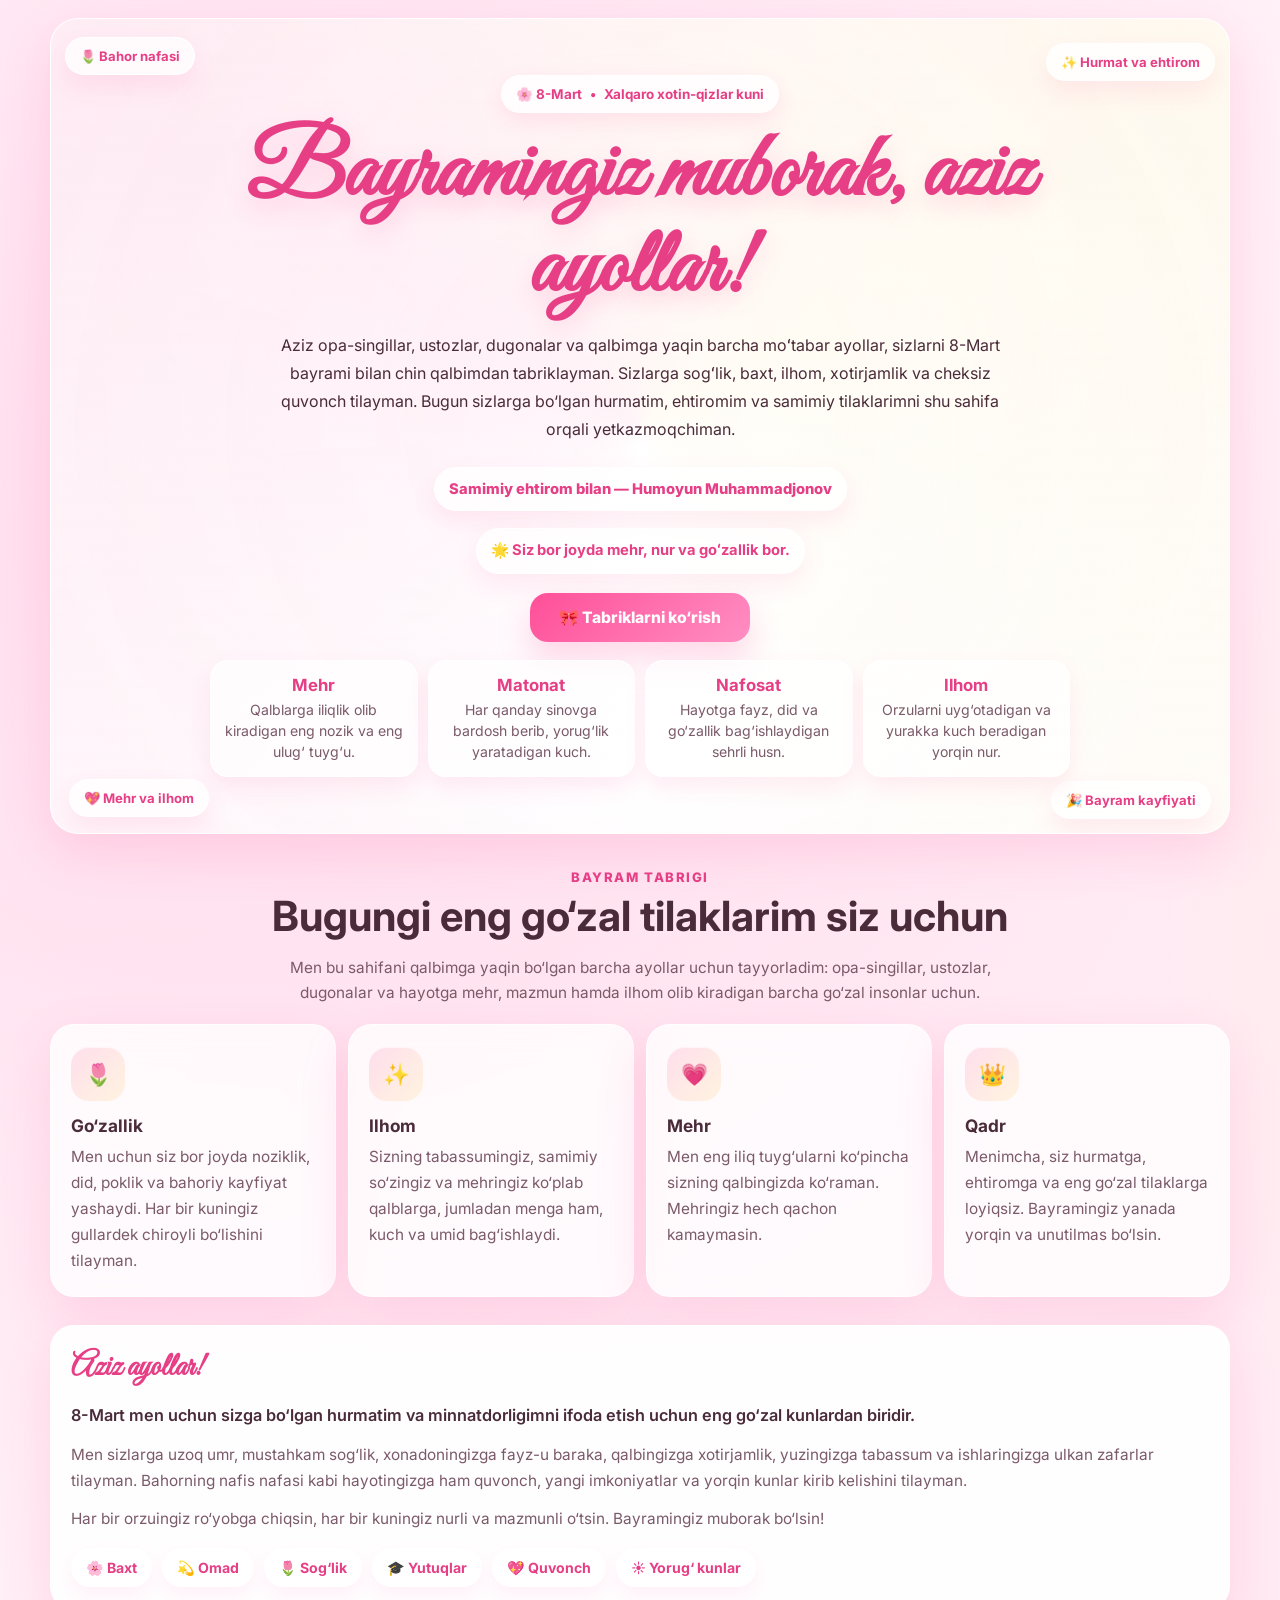
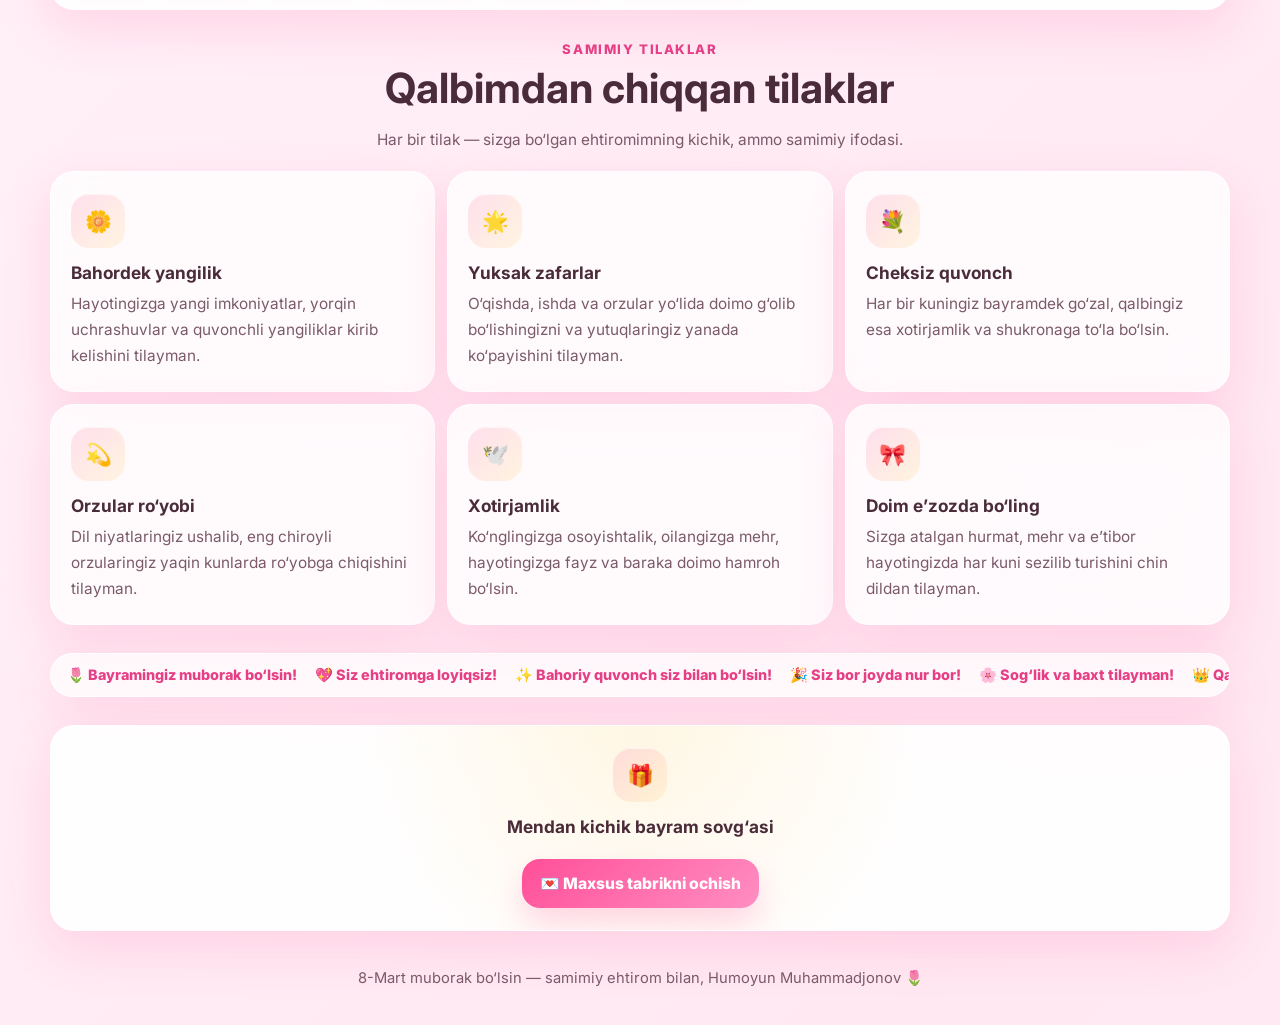
<file: index.html>
<!DOCTYPE html>
<html lang="uz">
<head>
  <meta charset="UTF-8" />
  <meta name="viewport" content="width=device-width, initial-scale=1.0" />
  <title>8-Mart — Xalqaro xotin-qizlar kuni muborak!</title>

  <link rel="preconnect" href="https://fonts.googleapis.com">
  <link rel="preconnect" href="https://fonts.gstatic.com" crossorigin>
  <link href="https://fonts.googleapis.com/css2?family=Great+Vibes&family=Inter:wght@400;500;600;700;800&display=swap" rel="stylesheet">

  <style>
   :root {
  --bg-1: #fff6fb;
  --bg-2: #ffe8f2;
  --bg-3: #fff0f6;
  --card: rgba(255, 255, 255, 0.78);
  --card-strong: rgba(255, 255, 255, 0.92);
  --text: #4a2b39;
  --muted: #7b5a69;
  --primary: #ff4f98;
  --primary-dark: #e63f85;
  --secondary: #ff8ec2;
  --gold: #ffd86b;
  --shadow: 0 18px 50px rgba(255, 79, 152, 0.16);
  --radius: 24px;
  --max: 1180px;
}

*,
*::before,
*::after {
  box-sizing: border-box;
}

html {
  scroll-behavior: smooth;
}

body {
  margin: 0;
  font-family: "Inter", system-ui, sans-serif;
  color: var(--text);
  background:
    radial-gradient(circle at 10% 10%, rgba(255, 143, 194, 0.24), transparent 25%),
    radial-gradient(circle at 90% 20%, rgba(255, 216, 107, 0.20), transparent 22%),
    radial-gradient(circle at 20% 80%, rgba(255, 79, 152, 0.12), transparent 22%),
    linear-gradient(135deg, var(--bg-1), var(--bg-2), var(--bg-3));
  background-size: 180% 180%;
  animation: bgShift 16s ease-in-out infinite;
  overflow-x: hidden;
  min-height: 100vh;
  min-height: 100svh;
  position: relative;
}

img {
  display: block;
  max-width: 100%;
}

a {
  color: inherit;
}

button,
input,
textarea,
select {
  font: inherit;
}

.page-shell {
  position: relative;
  z-index: 2;
  overflow-x: clip;
}

.container {
  width: min(100% - 24px, var(--max));
  margin-inline: auto;
}

.particles,
.sparkles,
.petals,
.confetti-layer {
  position: fixed;
  inset: 0;
  pointer-events: none;
  overflow: hidden;
}

.particles { z-index: 0; }
.sparkles { z-index: 1; }
.petals { z-index: 1; }
.confetti-layer { z-index: 1; }

.hero {
  padding: 12px 0 16px;
}

.hero-card {
  position: relative;
  overflow: hidden;
  isolation: isolate;
  border-radius: 24px;
  border: 1px solid rgba(255, 255, 255, 0.6);
  background:
    linear-gradient(rgba(255,255,255,0.70), rgba(255,255,255,0.84)),
    radial-gradient(circle at top, rgba(255,255,255,0.88), rgba(255,255,255,0.68));
  box-shadow: var(--shadow);
  padding: 18px 14px 20px;
  min-height: auto;
  display: flex;
  align-items: center;
  justify-content: center;
}

.hero-card::before {
  content: "";
  position: absolute;
  inset: -30%;
  z-index: -1;
  background:
    radial-gradient(circle, rgba(255,255,255,0.36), transparent 55%),
    conic-gradient(
      from 180deg,
      rgba(255,255,255,0.15),
      rgba(255,79,152,0.10),
      rgba(255,216,107,0.10),
      rgba(255,255,255,0.15)
    );
  animation: rotateGlow 18s linear infinite;
}

.hero-content {
  width: 100%;
  max-width: 860px;
  margin-inline: auto;
  text-align: center;
  position: relative;
  z-index: 2;
}

.hero-subtitle,
.section-title p,
.value-card p,
.wish-card p,
.letter-card p,
.photo-text p,
.stat span,
.rotating-line,
.signature-line,
.top-badge,
.ticker-item {
  overflow-wrap: anywhere;
  word-break: break-word;
}

.top-badge {
  display: inline-flex;
  align-items: center;
  justify-content: center;
  flex-wrap: wrap;
  gap: 8px;
  max-width: 100%;
  margin: 0 auto 14px;
  padding: 10px 14px;
  border-radius: 999px;
  background: rgba(255,255,255,0.78);
  border: 1px solid rgba(255,255,255,0.88);
  box-shadow: 0 8px 22px rgba(255,79,152,0.12);
  backdrop-filter: blur(12px);
  font-size: 0.84rem;
  font-weight: 700;
  color: var(--primary-dark);
  text-align: center;
  animation: floatSoft 4s ease-in-out infinite;
}

.hero h1 {
  margin: 0 0 12px;
  font-family: "Great Vibes", cursive;
  font-size: clamp(2.3rem, 11vw, 5.7rem);
  line-height: 1.05;
  color: var(--primary-dark);
  text-shadow: 0 10px 25px rgba(255,79,152,0.18);
  animation: titleIn 1.1s ease both;
}

.hero h1 .shine {
  position: relative;
  display: inline-block;
}

.hero h1 .shine::after {
  content: "";
  position: absolute;
  inset: 0;
  background: linear-gradient(
    110deg,
    transparent 0%,
    rgba(255,255,255,0.1) 30%,
    rgba(255,255,255,0.85) 50%,
    rgba(255,255,255,0.1) 70%,
    transparent 100%
  );
  transform: translateX(-150%);
  animation: textShine 5.5s ease-in-out infinite;
  mix-blend-mode: screen;
}

.hero-subtitle {
  max-width: 720px;
  margin: 0 auto 14px;
  font-size: 0.97rem;
  line-height: 1.75;
  color: var(--text);
  animation: fadeUp .9s ease .18s both;
}

.signature-line {
  display: inline-block;
  max-width: 100%;
  margin-top: 10px;
  padding: 10px 14px;
  border-radius: 999px;
  background: rgba(255,255,255,0.76);
  border: 1px solid rgba(255,255,255,0.92);
  box-shadow: 0 10px 24px rgba(255,79,152,0.10);
  color: var(--primary-dark);
  font-size: 0.92rem;
  font-weight: 800;
  line-height: 1.5;
  animation: fadeUp .9s ease .28s both;
}

.rotating-line-wrap {
  min-height: 48px;
  margin: 16px auto;
  display: grid;
  place-items: center;
  animation: fadeUp .9s ease .3s both;
}

.rotating-line {
  display: inline-flex;
  align-items: center;
  justify-content: center;
  gap: 8px;
  max-width: 100%;
  min-height: 46px;
  padding: 10px 14px;
  border-radius: 999px;
  background: rgba(255,255,255,0.72);
  border: 1px solid rgba(255,255,255,0.9);
  box-shadow: 0 10px 24px rgba(255,79,152,0.10);
  color: var(--primary-dark);
  font-size: 0.92rem;
  font-weight: 700;
  line-height: 1.45;
  text-align: center;
}

.hero-actions {
  display: flex;
  flex-direction: column;
  align-items: stretch;
  gap: 10px;
  margin-top: 18px;
  animation: fadeUp .9s ease .45s both;
}

.btn {
  appearance: none;
  border: none;
  border-radius: 18px;
  padding: 14px 18px;
  width: 100%;
  display: inline-flex;
  align-items: center;
  justify-content: center;
  gap: 10px;
  text-decoration: none;
  cursor: pointer;
  white-space: normal;
  text-align: center;
  line-height: 1.35;
  font-size: 0.98rem;
  font-weight: 800;
  transition: transform .25s ease, box-shadow .25s ease, background .25s ease;
}

.btn:hover {
  transform: translateY(-2px) scale(1.01);
}

.btn-primary {
  color: #fff;
  background: linear-gradient(135deg, var(--primary), var(--secondary));
  box-shadow: 0 16px 32px rgba(255,79,152,0.22);
  animation: pulseBtn 2.4s ease-in-out infinite;
}

.btn-secondary {
  color: var(--primary-dark);
  background: rgba(255,255,255,0.82);
  border: 1px solid rgba(255,255,255,0.92);
  box-shadow: 0 10px 24px rgba(255,79,152,0.10);
}

.hero-stats {
  display: grid;
  grid-template-columns: 1fr;
  gap: 10px;
  margin-top: 18px;
  animation: fadeUp .9s ease .6s both;
}

.stat {
  min-width: 0;
  padding: 14px 12px;
  border-radius: 18px;
  background: rgba(255,255,255,0.7);
  border: 1px solid rgba(255,255,255,0.9);
  box-shadow: 0 10px 22px rgba(255,79,152,0.10);
  backdrop-filter: blur(10px);
}

.stat strong {
  display: block;
  margin-bottom: 4px;
  color: var(--primary-dark);
  font-size: 1.05rem;
}

.stat span {
  display: block;
  color: var(--muted);
  font-size: 0.88rem;
  line-height: 1.5;
}

section {
  padding: 14px 0;
}

.section-title {
  text-align: center;
  margin-bottom: 14px;
}

.section-title .eyebrow {
  display: inline-block;
  margin-bottom: 8px;
  color: var(--primary-dark);
  font-size: 0.82rem;
  font-weight: 800;
  letter-spacing: 0.12em;
  text-transform: uppercase;
}

.section-title h2 {
  margin: 0 0 8px;
  color: var(--text);
  font-size: clamp(1.55rem, 6vw, 2.6rem);
  line-height: 1.12;
}

.section-title p {
  max-width: 760px;
  margin-inline: auto;
  color: var(--muted);
  font-size: 0.96rem;
  line-height: 1.65;
}

.glass {
  min-width: 0;
  background: var(--card);
  border: 1px solid rgba(255,255,255,0.82);
  border-radius: var(--radius);
  box-shadow: var(--shadow);
  backdrop-filter: blur(16px);
}

.cards-grid {
  display: grid;
  gap: 12px;
}

.value-card,
.wish-card,
.letter-card,
.surprise-card,
.quote-card {
  position: relative;
  overflow: hidden;
  min-width: 0;
  padding: 18px 16px;
}

.value-card::before,
.wish-card::before,
.quote-card::before {
  content: "";
  position: absolute;
  inset: auto -20% -60% auto;
  width: 140px;
  height: 140px;
  background: radial-gradient(circle, rgba(255,79,152,0.12), transparent 70%);
  pointer-events: none;
}

.icon-bubble {
  width: 54px;
  height: 54px;
  margin-bottom: 14px;
  display: grid;
  place-items: center;
  border-radius: 18px;
  background: linear-gradient(135deg, rgba(255,79,152,0.16), rgba(255,216,107,0.20));
  box-shadow: inset 0 1px 0 rgba(255,255,255,0.6);
  font-size: 1.35rem;
}

.value-card h3,
.wish-card h3,
.surprise-card h3 {
  margin: 0 0 8px;
  color: var(--text);
  font-size: 1.08rem;
}

.value-card p,
.wish-card p,
.letter-card p,
.surprise-card p,
.quote-card p {
  margin: 0;
  color: var(--muted);
  font-size: 0.96rem;
  line-height: 1.7;
}

.letter-card {
  background: var(--card-strong);
  padding: 22px 18px;
}

.letter-card h3 {
  margin: 0 0 14px;
  font-family: "Great Vibes", cursive;
  color: var(--primary-dark);
  font-size: 2rem;
}

.letter-card .lead {
  margin-bottom: 12px;
  color: var(--text);
  font-size: 1.02rem;
  font-weight: 600;
}

.chips {
  display: grid;
  grid-template-columns: repeat(2, minmax(0, 1fr));
  gap: 8px;
  margin-top: 16px;
}

.chip {
  width: 100%;
  padding: 10px 12px;
  border-radius: 999px;
  text-align: center;
  background: rgba(255,255,255,0.78);
  border: 1px solid rgba(255,255,255,0.9);
  box-shadow: 0 8px 18px rgba(255,79,152,0.08);
  color: var(--primary-dark);
  font-size: 0.88rem;
  font-weight: 700;
  animation: floatSoft 4.5s ease-in-out infinite;
}

.chip:nth-child(2) { animation-delay: .3s; }
.chip:nth-child(3) { animation-delay: .6s; }
.chip:nth-child(4) { animation-delay: .9s; }
.chip:nth-child(5) { animation-delay: 1.2s; }
.chip:nth-child(6) { animation-delay: 1.5s; }

.ticker-wrap {
  overflow: hidden;
  border-radius: 999px;
  padding: 12px 0;
  background: rgba(255,255,255,0.70);
  border: 1px solid rgba(255,255,255,0.88);
  box-shadow: var(--shadow);
}

.ticker {
  display: flex;
  gap: 18px;
  width: max-content;
  padding-left: 16px;
  animation: tickerMove 25s linear infinite;
}

.ticker-item {
  white-space: nowrap;
  color: var(--primary-dark);
  font-size: 0.9rem;
  font-weight: 800;
}

.surprise-card {
  text-align: center;
  background:
    radial-gradient(circle at top center, rgba(255,216,107,0.18), transparent 45%),
    var(--card-strong);
}

.surprise-card .btn {
  margin-top: 14px;
}

.footer {
  padding: 24px 0 38px;
  text-align: center;
  color: var(--muted);
  font-size: 0.92rem;
}

.reveal {
  opacity: 0;
  transform: translateY(26px) scale(.98);
  transition: opacity .7s ease, transform .7s ease;
}

.reveal.show {
  opacity: 1;
  transform: translateY(0) scale(1);
}

.modal {
  position: fixed;
  inset: 0;
  z-index: 50;
  display: none;
  align-items: flex-start;
  justify-content: center;
  padding: 10px;
  background: rgba(82, 34, 57, 0.36);
  backdrop-filter: blur(10px);
  overflow-y: auto;
  -webkit-overflow-scrolling: touch;
}

.modal.open {
  display: flex;
  animation: fadeIn .3s ease;
}

.modal-card {
  position: relative;
  overflow: visible;
  width: min(100%, 760px);
  margin: calc(env(safe-area-inset-top, 0px) + 6px) 0 calc(env(safe-area-inset-bottom, 0px) + 6px);
  padding: 16px 14px;
  border-radius: 22px;
  background: rgba(255,255,255,0.96);
  box-shadow: 0 28px 70px rgba(74,43,57,0.25);
  text-align: center;
}

.modal-card::before {
  content: "";
  position: absolute;
  inset: auto auto -60px -60px;
  width: 160px;
  height: 160px;
  background: radial-gradient(circle, rgba(255,79,152,0.14), transparent 70%);
}

.photo-modal-content {
  position: relative;
  z-index: 1;
  display: grid;
  gap: 14px;
  align-items: stretch;
  min-width: 0;
}

.photo-frame {
  width: 100%;
  max-width: 420px;
  margin-inline: auto;
  overflow: hidden;
  border-radius: 24px;
  background: linear-gradient(135deg, rgba(255,79,152,0.18), rgba(255,216,107,0.20));
  box-shadow: 0 18px 40px rgba(255,79,152,0.16);
  padding: 8px;
  aspect-ratio: 4 / 5;
  display: flex;
  align-items: center;
  justify-content: center;
}

.photo-frame img {
  width: 100%;
  height: 100%;
  display: block;
  border-radius: 18px;
  background: #fff;
  object-fit: cover;
  object-position: center;
}

.photo-text {
  min-width: 0;
}

.photo-text h3 {
  margin: 0 0 10px;
  font-family: "Great Vibes", cursive;
  color: var(--primary-dark);
  font-size: 1.95rem;
}

.photo-text p {
  margin: 0 0 10px;
  color: var(--muted);
  font-size: 0.96rem;
  line-height: 1.7;
}

.photo-sign {
  display: inline-block;
  margin-top: 6px;
  color: var(--primary-dark);
  font-weight: 800;
}

.close-btn {
  width: 100%;
  margin-top: 18px;
  padding: 12px 16px;
  border: none;
  border-radius: 16px;
  background: linear-gradient(135deg, var(--primary), var(--secondary));
  color: #fff;
  font-weight: 800;
  cursor: pointer;
}

.floating-note {
  border-radius: 999px;
  padding: 10px 14px;
  background: rgba(255,255,255,0.76);
  border: 1px solid rgba(255,255,255,0.9);
  box-shadow: 0 12px 24px rgba(255,79,152,0.10);
  backdrop-filter: blur(12px);
  color: var(--primary-dark);
  font-size: 0.82rem;
  font-weight: 700;
  line-height: 1.25;
  text-align: center;
  animation: floatSoft 5s ease-in-out infinite;
}

.floating-notes-mobile {
  display: grid;
  gap: 8px;
  width: 100%;
  margin-bottom: 18px;
}

.note-1,
.note-2,
.note-3,
.note-4 {
  position: static;
  inset: auto;
}

@keyframes bgShift {
  0%, 100% { background-position: 0% 50%; }
  50% { background-position: 100% 50%; }
}

@keyframes rotateGlow {
  from { transform: rotate(0deg); }
  to { transform: rotate(360deg); }
}

@keyframes textShine {
  0%, 70%, 100% { transform: translateX(-150%); }
  85% { transform: translateX(150%); }
}

@keyframes floatSoft {
  0%, 100% { transform: translateY(0); }
  50% { transform: translateY(-8px); }
}

@keyframes fadeUp {
  from {
    opacity: 0;
    transform: translateY(26px);
  }
  to {
    opacity: 1;
    transform: translateY(0);
  }
}

@keyframes titleIn {
  from {
    opacity: 0;
    transform: translateY(22px) scale(.95);
  }
  to {
    opacity: 1;
    transform: translateY(0) scale(1);
  }
}

@keyframes fadeIn {
  from { opacity: 0; }
  to { opacity: 1; }
}

@keyframes pulseBtn {
  0%, 100% {
    box-shadow: 0 16px 32px rgba(255,79,152,0.22);
  }
  50% {
    box-shadow: 0 20px 42px rgba(255,79,152,0.34);
  }
}

@keyframes tickerMove {
  from { transform: translateX(0); }
  to { transform: translateX(-50%); }
}

.heart,
.petal,
.sparkle,
.confetti {
  position: absolute;
  pointer-events: none;
  opacity: .9;
  will-change: transform, opacity;
}

.heart {
  width: 16px;
  height: 16px;
  background: rgba(255,79,152,0.7);
  transform: rotate(-45deg);
  animation: heartFall linear forwards;
}

.heart::before,
.heart::after {
  content: "";
  position: absolute;
  width: 16px;
  height: 16px;
  border-radius: 50%;
  background: inherit;
}

.heart::before {
  top: -8px;
  left: 0;
}

.heart::after {
  top: 0;
  left: 8px;
}

@keyframes heartFall {
  0% {
    transform: translateY(-10vh) rotate(-45deg);
    opacity: .95;
  }
  100% {
    transform: translateY(110vh) rotate(25deg);
    opacity: 0;
  }
}

.petal {
  width: 18px;
  height: 24px;
  border-radius: 70% 30% 70% 30%;
  background: linear-gradient(180deg, rgba(255,170,205,.95), rgba(255,114,170,.9));
  filter: blur(.2px);
  animation: petalFall linear forwards;
}

@keyframes petalFall {
  0% {
    transform: translateY(-12vh) rotate(0deg) translateX(0);
    opacity: .95;
  }
  100% {
    transform: translateY(110vh) rotate(220deg) translateX(40px);
    opacity: 0;
  }
}

.sparkle {
  width: 8px;
  height: 8px;
  border-radius: 50%;
  background: rgba(255,255,255,.9);
  box-shadow: 0 0 12px rgba(255,255,255,.85), 0 0 22px rgba(255,216,107,.7);
  animation: sparkleFloat linear forwards;
}

@keyframes sparkleFloat {
  0% {
    transform: translateY(100vh) scale(.6);
    opacity: 0;
  }
  15% {
    opacity: .95;
  }
  100% {
    transform: translateY(-10vh) scale(1.2);
    opacity: 0;
  }
}

.confetti {
  width: 10px;
  height: 10px;
  animation: confettiFall linear forwards;
}

@keyframes confettiFall {
  0% {
    transform: translateY(-10vh) rotate(0deg);
    opacity: 1;
  }
  100% {
    transform: translateY(110vh) rotate(540deg);
    opacity: 0;
  }
}

@media (min-width: 521px) {
  .container {
    width: min(100% - 32px, var(--max));
  }

  .hero {
    padding: 18px 0;
  }

  .hero-card {
    padding: 26px 20px 24px;
    min-height: min(84svh, 920px);
    border-radius: 28px;
  }

  .hero-subtitle {
    font-size: 1rem;
  }

  .hero-stats {
    grid-template-columns: repeat(2, minmax(0, 1fr));
  }

  .floating-notes-mobile {
    display: contents;
  }

  .floating-note {
    position: absolute;
    max-width: min(38vw, 180px);
  }

  .note-1 { top: 18px; left: 14px; }
  .note-2 { top: 24px; right: 14px; animation-delay: .8s; }
  .note-3 { bottom: 16px; left: 18px; animation-delay: 1.4s; }
  .note-4 { bottom: 14px; right: 18px; animation-delay: 2s; }

  .chips {
    display: flex;
    flex-wrap: wrap;
    gap: 10px;
  }

  .chip {
    width: auto;
    padding: 10px 14px;
  }

  .photo-modal-content {
    gap: 18px;
  }

  .photo-text h3 {
    font-size: 2.2rem;
  }

  .photo-text p {
    font-size: 1rem;
    line-height: 1.75;
  }
}

@media (min-width: 700px) {
  .container {
    width: min(100% - 42px, var(--max));
  }

  .hero-card {
    padding: 42px 28px 34px;
    min-height: min(88svh, 980px);
  }

  .hero-actions {
    flex-direction: row;
    justify-content: center;
    align-items: center;
  }

  .btn {
    width: auto;
    min-width: 220px;
  }

  .hero-stats {
    grid-template-columns: repeat(4, minmax(0, 1fr));
  }

  .cards-grid.values {
    grid-template-columns: repeat(2, minmax(0, 1fr));
  }

  .cards-grid.wishes {
    grid-template-columns: repeat(2, minmax(0, 1fr));
  }

  .photo-modal-content {
    grid-template-columns: minmax(0, 1.02fr) minmax(0, .98fr);
    text-align: left;
  }

  .photo-frame {
    max-width: 100%;
    min-height: 520px;
    aspect-ratio: auto;
    height: 100%;
  }

  .photo-frame img {
    height: 100%;
  }

  .close-btn {
    width: auto;
    min-width: 180px;
  }
}

@media (min-width: 980px) {
  .hero-card {
    padding: 56px 44px;
  }

  .cards-grid.values {
    grid-template-columns: repeat(4, minmax(0, 1fr));
  }

  .cards-grid.wishes {
    grid-template-columns: repeat(3, minmax(0, 1fr));
  }

  .section-title {
    margin-bottom: 18px;
  }

  .value-card,
  .wish-card,
  .letter-card,
  .surprise-card,
  .quote-card {
    padding: 22px 20px;
  }
}

@media (prefers-reduced-motion: reduce) {
  html {
    scroll-behavior: auto;
  }

  *,
  *::before,
  *::after {
    animation: none !important;
    transition: none !important;
  }
}

    @media (max-width: 520px) {
  .hero {
    padding: 10px 0 14px;
  }

  .container {
    width: min(100% - 16px, var(--max));
  }

  .hero-card {
    min-height: auto;
    padding: 16px 12px 18px;
    border-radius: 22px;
    display: block;
  }

  .hero-card::before {
    inset: -40%;
  }

  .hero-content {
    max-width: 100%;
    width: 100%;
    text-align: center;
  }

  .floating-notes-mobile {
    display: grid;
    grid-template-columns: 1fr;
    gap: 8px;
    margin-bottom: 14px;
  }

  .floating-note {
    position: static !important;
    inset: auto !important;
    max-width: 100%;
    width: 100%;
    padding: 9px 12px;
    font-size: 0.8rem;
    line-height: 1.25;
    animation: none;
  }

  .note-1,
  .note-2,
  .note-3,
  .note-4 {
    position: static !important;
    top: auto;
    right: auto;
    bottom: auto;
    left: auto;
  }

  .top-badge {
    display: flex;
    flex-wrap: wrap;
    justify-content: center;
    gap: 6px;
    width: 100%;
    max-width: 100%;
    margin: 0 auto 12px;
    padding: 9px 12px;
    border-radius: 18px;
    font-size: 0.8rem;
    line-height: 1.3;
  }

  .top-badge .divider {
    display: none;
  }

  .hero h1 {
    font-size: clamp(2.1rem, 11vw, 3.2rem);
    line-height: 1.08;
    margin-bottom: 10px;
  }

  .hero-subtitle {
    max-width: 100%;
    font-size: 0.92rem;
    line-height: 1.65;
    margin: 0 auto 12px;
  }

  .signature-line {
    display: block;
    width: 100%;
    max-width: 100%;
    margin-top: 10px;
    padding: 10px 12px;
    border-radius: 16px;
    font-size: 0.88rem;
    line-height: 1.45;
  }

  .rotating-line-wrap {
    min-height: auto;
    margin: 14px auto;
  }

  .rotating-line {
    width: 100%;
    max-width: 100%;
    min-height: 44px;
    border-radius: 16px;
    padding: 10px 12px;
    font-size: 0.88rem;
    line-height: 1.4;
    white-space: normal;
  }

  .hero-actions {
    margin-top: 14px;
    gap: 10px;
    flex-direction: column;
    align-items: stretch;
  }

  .hero-actions .btn {
    width: 100%;
    min-width: 0;
    padding: 13px 14px;
    font-size: 0.94rem;
    border-radius: 16px;
  }

  .hero-stats {
    grid-template-columns: 1fr;
    gap: 8px;
    margin-top: 14px;
  }

  .stat {
    padding: 12px 10px;
    border-radius: 16px;
  }

  .stat strong {
    font-size: 1rem;
    margin-bottom: 3px;
  }

  .stat span {
    font-size: 0.84rem;
    line-height: 1.45;
  }
}
  </style>
</head>
<body>
  <div class="particles" id="heartsLayer"></div>
  <div class="petals" id="petalsLayer"></div>
  <div class="sparkles" id="sparklesLayer"></div>
  <div class="confetti-layer" id="confettiLayer"></div>

  <div class="page-shell">
    <header class="hero">
      <div class="container">
        <div class="hero-card">
          <div class="floating-notes-mobile">
            <div class="floating-note note-1">🌷 Bahor nafasi</div>
            <div class="floating-note note-2">✨ Hurmat va ehtirom</div>
            <div class="floating-note note-3">💖 Mehr va ilhom</div>
            <div class="floating-note note-4">🎉 Bayram kayfiyati</div>
          </div>

          <div class="hero-content">
            <div class="top-badge">
              <span>🌸 8-Mart</span>
              <span class="divider">•</span>
              <span>Xalqaro xotin-qizlar kuni</span>
            </div>

            <h1><span class="shine">Bayramingiz muborak, aziz ayollar!</span></h1>

            <p class="hero-subtitle">
              Aziz opa-singillar, ustozlar, dugonalar va qalbimga yaqin barcha moʻtabar ayollar,
              sizlarni 8-Mart bayrami bilan chin qalbimdan tabriklayman. Sizlarga sogʻlik,
              baxt, ilhom, xotirjamlik va cheksiz quvonch tilayman. Bugun sizlarga bo‘lgan
              hurmatim, ehtiromim va samimiy tilaklarimni shu sahifa orqali yetkazmoqchiman.
            </p>

            <div class="signature-line">Samimiy ehtirom bilan — Humoyun Muhammadjonov</div>

            <div class="rotating-line-wrap">
              <div class="rotating-line" id="rotatingLine">🌟 Siz bor joyda mehr, nur va goʻzallik bor.</div>
            </div>

            <div class="hero-actions">
              <a href="#tabrik" class="btn btn-primary">🎀 Tabriklarni ko‘rish</a>
            </div>

            <div class="hero-stats">
              <div class="stat">
                <strong>Mehr</strong>
                <span>Qalblarga iliqlik olib kiradigan eng nozik va eng ulug‘ tuyg‘u.</span>
              </div>
              <div class="stat">
                <strong>Matonat</strong>
                <span>Har qanday sinovga bardosh berib, yorug‘lik yaratadigan kuch.</span>
              </div>
              <div class="stat">
                <strong>Nafosat</strong>
                <span>Hayotga fayz, did va go‘zallik bag‘ishlaydigan sehrli husn.</span>
              </div>
              <div class="stat">
                <strong>Ilhom</strong>
                <span>Orzularni uyg‘otadigan va yurakka kuch beradigan yorqin nur.</span>
              </div>
            </div>
          </div>
        </div>
      </div>
    </header>

    <main>
      <section id="tabrik">
        <div class="container">
          <div class="section-title reveal">
            <div class="eyebrow">Bayram tabrigi</div>
            <h2>Bugungi eng go‘zal tilaklarim siz uchun</h2>
            <p>
              Men bu sahifani qalbimga yaqin bo‘lgan barcha ayollar uchun tayyorladim:
              opa-singillar, ustozlar, dugonalar va hayotga mehr, mazmun hamda ilhom olib kiradigan
              barcha go‘zal insonlar uchun.
            </p>
          </div>

          <div class="cards-grid values">
            <article class="value-card glass reveal">
              <div class="icon-bubble">🌷</div>
              <h3>Go‘zallik</h3>
              <p>
                Men uchun siz bor joyda noziklik, did, poklik va bahoriy kayfiyat yashaydi.
                Har bir kuningiz gullardek chiroyli bo‘lishini tilayman.
              </p>
            </article>

            <article class="value-card glass reveal">
              <div class="icon-bubble">✨</div>
              <h3>Ilhom</h3>
              <p>
                Sizning tabassumingiz, samimiy so‘zingiz va mehringiz ko‘plab qalblarga,
                jumladan menga ham, kuch va umid bag‘ishlaydi.
              </p>
            </article>

            <article class="value-card glass reveal">
              <div class="icon-bubble">💗</div>
              <h3>Mehr</h3>
              <p>
                Men eng iliq tuyg‘ularni ko‘pincha sizning qalbingizda ko‘raman.
                Mehringiz hech qachon kamaymasin.
              </p>
            </article>

            <article class="value-card glass reveal">
              <div class="icon-bubble">👑</div>
              <h3>Qadr</h3>
              <p>
                Menimcha, siz hurmatga, ehtiromga va eng go‘zal tilaklarga loyiqsiz.
                Bayramingiz yanada yorqin va unutilmas bo‘lsin.
              </p>
            </article>
          </div>
        </div>
      </section>

      <section>
        <div class="container">
          <article class="letter-card glass reveal">
            <h3>Aziz ayollar!</h3>
            <p class="lead">
              8-Mart men uchun sizga bo‘lgan hurmatim va minnatdorligimni ifoda etish uchun eng go‘zal kunlardan biridir.
            </p>
            <p>
              Men sizlarga uzoq umr, mustahkam sog‘lik, xonadoningizga fayz-u baraka,
              qalbingizga xotirjamlik, yuzingizga tabassum va ishlaringizga ulkan zafarlar tilayman.
              Bahorning nafis nafasi kabi hayotingizga ham quvonch, yangi imkoniyatlar
              va yorqin kunlar kirib kelishini tilayman.
            </p>
            <p style="margin-top: 12px;">
              Har bir orzuingiz ro‘yobga chiqsin, har bir kuningiz nurli va mazmunli o‘tsin.
              Bayramingiz muborak bo‘lsin!
            </p>

            <div class="chips">
              <div class="chip">🌸 Baxt</div>
              <div class="chip">💫 Omad</div>
              <div class="chip">🌷 Sog‘lik</div>
              <div class="chip">🎓 Yutuqlar</div>
              <div class="chip">💖 Quvonch</div>
              <div class="chip">☀️ Yorug‘ kunlar</div>
            </div>
          </article>
        </div>
      </section>

      <section>
        <div class="container">
          <div class="section-title reveal">
            <div class="eyebrow">Samimiy tilaklar</div>
            <h2>Qalbimdan chiqqan tilaklar</h2>
            <p>
              Har bir tilak — sizga bo‘lgan ehtiromimning kichik, ammo samimiy ifodasi.
            </p>
          </div>

          <div class="cards-grid wishes">
            <article class="wish-card glass reveal">
              <div class="icon-bubble">🌼</div>
              <h3>Bahordek yangilik</h3>
              <p>Hayotingizga yangi imkoniyatlar, yorqin uchrashuvlar va quvonchli yangiliklar kirib kelishini tilayman.</p>
            </article>

            <article class="wish-card glass reveal">
              <div class="icon-bubble">🌟</div>
              <h3>Yuksak zafarlar</h3>
              <p>O‘qishda, ishda va orzular yo‘lida doimo g‘olib bo‘lishingizni va yutuqlaringiz yanada ko‘payishini tilayman.</p>
            </article>

            <article class="wish-card glass reveal">
              <div class="icon-bubble">💐</div>
              <h3>Cheksiz quvonch</h3>
              <p>Har bir kuningiz bayramdek go‘zal, qalbingiz esa xotirjamlik va shukronaga to‘la bo‘lsin.</p>
            </article>

            <article class="wish-card glass reveal">
              <div class="icon-bubble">💫</div>
              <h3>Orzular ro‘yobi</h3>
              <p>Dil niyatlaringiz ushalib, eng chiroyli orzularingiz yaqin kunlarda ro‘yobga chiqishini tilayman.</p>
            </article>

            <article class="wish-card glass reveal">
              <div class="icon-bubble">🕊️</div>
              <h3>Xotirjamlik</h3>
              <p>Ko‘nglingizga osoyishtalik, oilangizga mehr, hayotingizga fayz va baraka doimo hamroh bo‘lsin.</p>
            </article>

            <article class="wish-card glass reveal">
              <div class="icon-bubble">🎀</div>
              <h3>Doim e’zozda bo‘ling</h3>
              <p>Sizga atalgan hurmat, mehr va e’tibor hayotingizda har kuni sezilib turishini chin dildan tilayman.</p>
            </article>
          </div>
        </div>
      </section>

      <section>
        <div class="container">
          <div class="ticker-wrap reveal">
            <div class="ticker">
              <div class="ticker-item">🌷 Bayramingiz muborak bo‘lsin!</div>
              <div class="ticker-item">💖 Siz ehtiromga loyiqsiz!</div>
              <div class="ticker-item">✨ Bahoriy quvonch siz bilan bo‘lsin!</div>
              <div class="ticker-item">🎉 Siz bor joyda nur bor!</div>
              <div class="ticker-item">🌸 Sog‘lik va baxt tilayman!</div>
              <div class="ticker-item">👑 Qadringiz baland bo‘lsin!</div>

              <div class="ticker-item">🌷 Bayramingiz muborak bo‘lsin!</div>
              <div class="ticker-item">💖 Siz ehtiromga loyiqsiz!</div>
              <div class="ticker-item">✨ Bahoriy quvonch siz bilan bo‘lsin!</div>
              <div class="ticker-item">🎉 Siz bor joyda nur bor!</div>
              <div class="ticker-item">🌸 Sog‘lik va baxt tilayman!</div>
              <div class="ticker-item">👑 Qadringiz baland bo‘lsin!</div>
            </div>
          </div>
        </div>
      </section>

      <section>
        <div class="container">
          <article class="surprise-card glass reveal">
            <div class="icon-bubble" style="margin-inline:auto;">🎁</div>
            <h3>Mendan kichik bayram sovg‘asi</h3>
            <button class="btn btn-primary" id="openModalBtn2">💌 Maxsus tabrikni ochish</button>
          </article>
        </div>
      </section>
    </main>

    <footer class="footer">
      <div class="container">
        8-Mart muborak bo‘lsin — samimiy ehtirom bilan, Humoyun Muhammadjonov 🌷
      </div>
    </footer>
  </div>

  <div class="modal" id="wishModal">
    <div class="modal-card">
      <div class="photo-modal-content">
        <div class="photo-frame">
          <image src="image/men.jpg" alt="Humoyun Muhammadjonov"/>
        </div>
        <div class="photo-text">
          <h3>Bayram tabrigim</h3>
          <p>
            Aziz ayollar, sizlarni 8-Mart bayrami bilan chin qalbimdan tabriklayman.
            Sizlarga baxt, sog‘lik, quvonch, kuch-g‘ayrat va cheksiz ilhom tilayman.
          </p>
          <p>
            Har bir kuningiz go‘zal lahzalarga boy, har bir qadamingiz muvaffaqiyatga to‘la,
            qalbingiz esa doimo xotirjam va baxtiyor bo‘lsin.
          </p>
          <p class="photo-sign">Hurmat bilan, Humoyun Muhammadjonov</p>
          <button class="close-btn" id="closeModalBtn">Yopish</button>
        </div>
      </div>
    </div>
  </div>

  <script>
    const rotatingTexts = [
      "🌟 Siz bor joyda mehr, nur va goʻzallik bor.",
      "🌷 Bugun siz uchun eng goʻzal tilaklarni aytaman.",
      "💖 Hurmatim, ehtiromim va quvonchim siz uchun.",
      "✨ Bahorning eng chiroyli nafasi bugun siz bilan."
    ];

    const rotatingLine = document.getElementById("rotatingLine");
    let rotateIndex = 0;

    rotatingLine.style.transition = "all .35s ease";

    setInterval(() => {
      rotateIndex = (rotateIndex + 1) % rotatingTexts.length;
      rotatingLine.style.opacity = "0";
      rotatingLine.style.transform = "translateY(6px)";
      setTimeout(() => {
        rotatingLine.textContent = rotatingTexts[rotateIndex];
        rotatingLine.style.opacity = "1";
        rotatingLine.style.transform = "translateY(0)";
      }, 200);
    }, 2600);

    const revealItems = document.querySelectorAll(".reveal");
    const observer = new IntersectionObserver((entries) => {
      entries.forEach((entry) => {
        if (entry.isIntersecting) {
          entry.target.classList.add("show");
        }
      });
    }, { threshold: 0.12 });

    revealItems.forEach(item => observer.observe(item));

    const modal = document.getElementById("wishModal");
    const openBtn = document.getElementById("openModalBtn2");
    const closeBtn = document.getElementById("closeModalBtn");

    function openModal() {
      modal.classList.add("open");
      document.body.style.overflow = "hidden";
      burstConfetti(window.matchMedia("(max-width: 520px)").matches ? 18 : 40);
    }

    function closeModal() {
      modal.classList.remove("open");
      document.body.style.overflow = "";
    }

    openBtn.addEventListener("click", openModal);
    closeBtn.addEventListener("click", closeModal);

    modal.addEventListener("click", (e) => {
      if (e.target === modal) closeModal();
    });

    document.addEventListener("keydown", (e) => {
      if (e.key === "Escape" && modal.classList.contains("open")) {
        closeModal();
      }
    });

    const heartsLayer = document.getElementById("heartsLayer");
    const petalsLayer = document.getElementById("petalsLayer");
    const sparklesLayer = document.getElementById("sparklesLayer");
    const confettiLayer = document.getElementById("confettiLayer");

    function rand(min, max) {
      return Math.random() * (max - min) + min;
    }

    function makeHeart() {
      const heart = document.createElement("div");
      heart.className = "heart";
      const size = rand(10, 24);
      heart.style.width = size + "px";
      heart.style.height = size + "px";
      heart.style.left = rand(0, 100) + "vw";
      heart.style.animationDuration = rand(6, 11) + "s";
      heart.style.opacity = rand(0.35, 0.85);
      heart.style.background = `hsla(${rand(330, 350)}, 85%, ${rand(60, 72)}%, 0.72)`;
      heartsLayer.appendChild(heart);
      setTimeout(() => heart.remove(), 12000);
    }

    function makePetal() {
      const petal = document.createElement("div");
      petal.className = "petal";
      const size = rand(12, 24);
      petal.style.width = size + "px";
      petal.style.height = size * 1.25 + "px";
      petal.style.left = rand(0, 100) + "vw";
      petal.style.animationDuration = rand(7, 13) + "s";
      petal.style.opacity = rand(0.45, 0.95);
      petalsLayer.appendChild(petal);
      setTimeout(() => petal.remove(), 14000);
    }

    function makeSparkle() {
      const sparkle = document.createElement("div");
      sparkle.className = "sparkle";
      const size = rand(4, 10);
      sparkle.style.width = size + "px";
      sparkle.style.height = size + "px";
      sparkle.style.left = rand(0, 100) + "vw";
      sparkle.style.animationDuration = rand(5, 9) + "s";
      sparkle.style.opacity = rand(0.35, 0.95);
      sparklesLayer.appendChild(sparkle);
      setTimeout(() => sparkle.remove(), 10000);
    }

    function makeConfetti(count = 1) {
      for (let i = 0; i < count; i++) {
        const confetti = document.createElement("div");
        confetti.className = "confetti";
        const size = rand(6, 14);
        confetti.style.width = size + "px";
        confetti.style.height = size * rand(0.8, 1.6) + "px";
        confetti.style.left = rand(0, 100) + "vw";
        confetti.style.top = "-8vh";
        confetti.style.opacity = rand(0.55, 1);
        confetti.style.animationDuration = rand(4, 8) + "s";
        confetti.style.background = `hsl(${rand(0, 360)}, 90%, 72%)`;
        confetti.style.borderRadius = Math.random() > 0.5 ? "999px" : "4px";
        confettiLayer.appendChild(confetti);
        setTimeout(() => confetti.remove(), 9000);
      }
    }

    function burstConfetti(count = 25) {
      makeConfetti(count);
    }

    const prefersReducedMotion = window.matchMedia("(prefers-reduced-motion: reduce)").matches;
    const isMobile = window.matchMedia("(max-width: 520px)").matches;

    if (!prefersReducedMotion) {
      const heartDelay = isMobile ? 900 : 420;
      const petalDelay = isMobile ? 1400 : 700;
      const sparkleDelay = isMobile ? 900 : 340;
      const confettiDelay = isMobile ? 2200 : 900;

      setInterval(makeHeart, heartDelay);
      setInterval(makePetal, petalDelay);
      setInterval(makeSparkle, sparkleDelay);
      setInterval(() => makeConfetti(isMobile ? 1 : 2), confettiDelay);

      for (let i = 0; i < (isMobile ? 6 : 14); i++) makeHeart();
      for (let i = 0; i < (isMobile ? 4 : 8); i++) makePetal();
      for (let i = 0; i < (isMobile ? 5 : 10); i++) makeSparkle();
    }
  </script>
</body>
</html>
</file>
